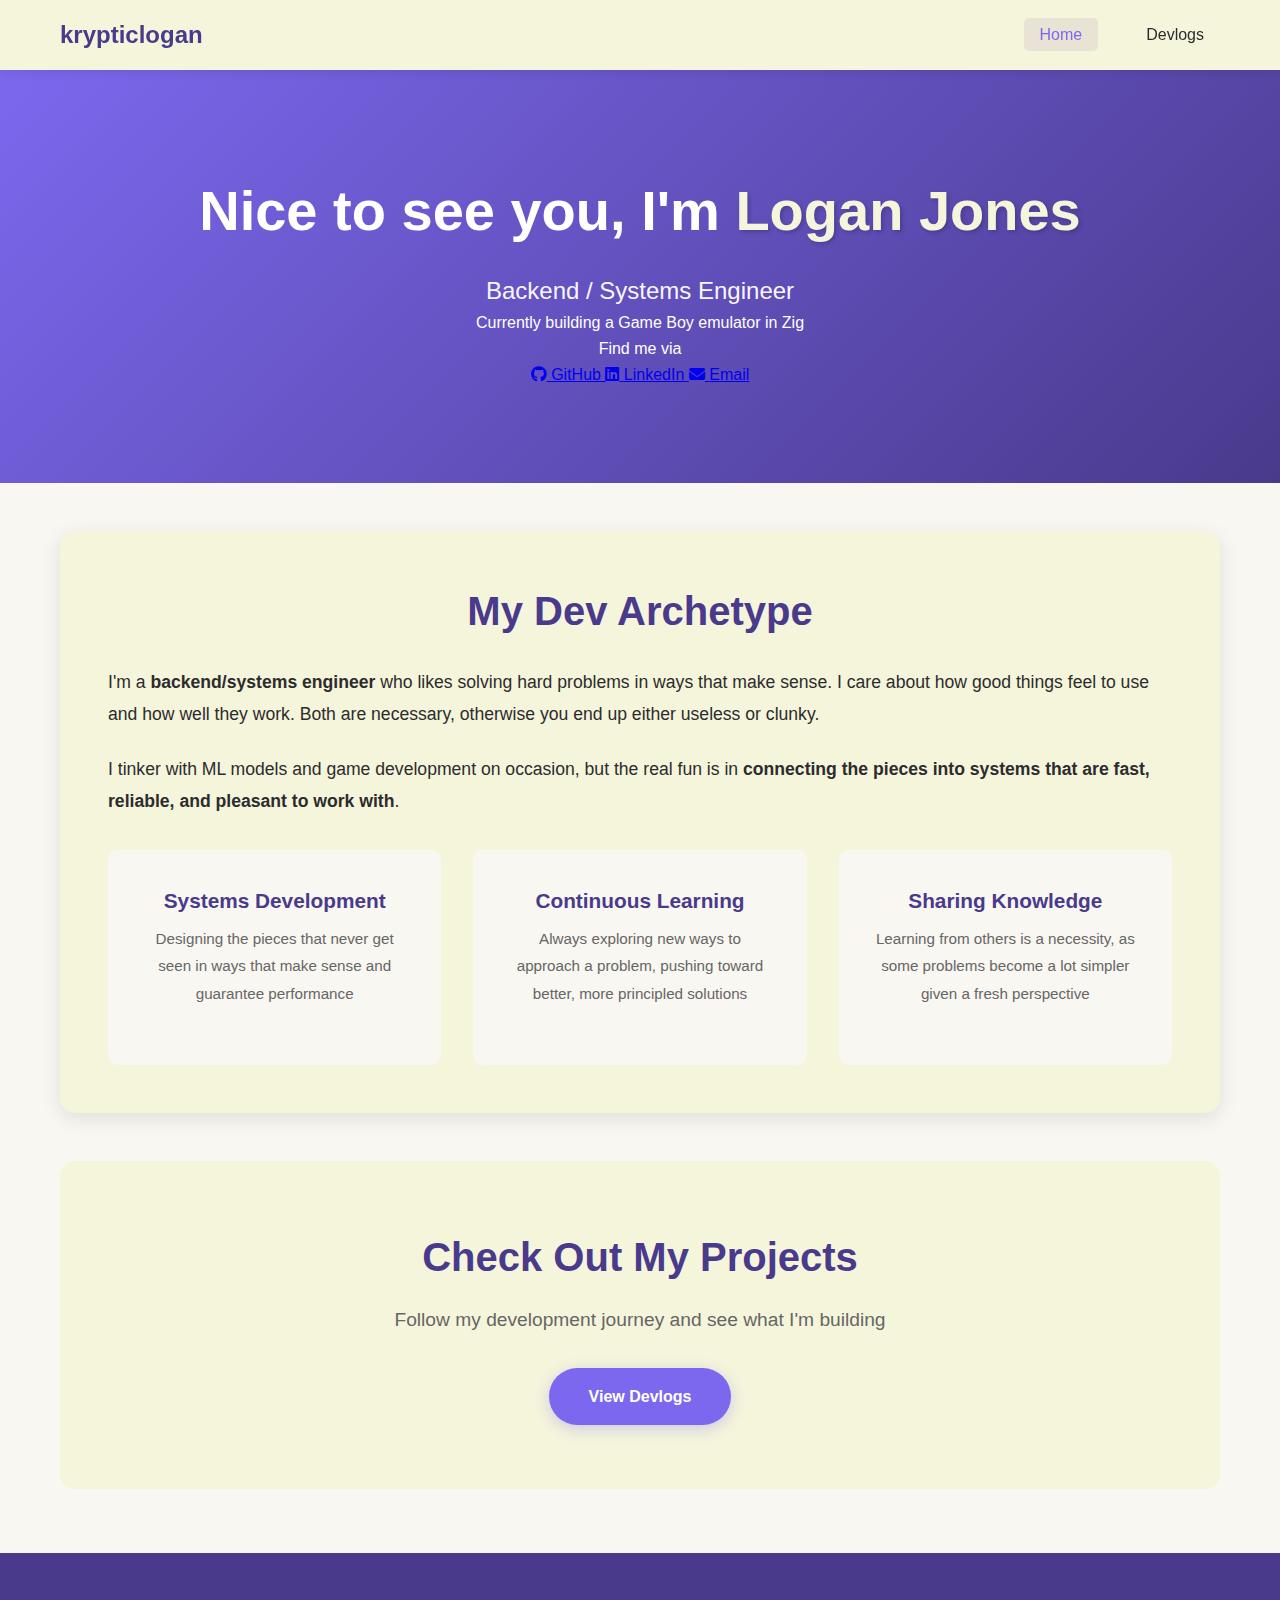
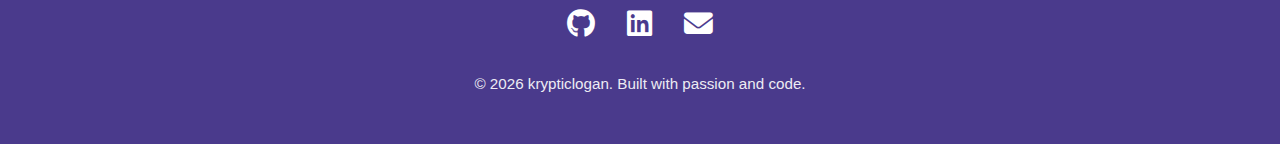
<file: index.html>
<!DOCTYPE html>
<html lang="en">
<head>
    <meta charset="UTF-8">
    <meta name="viewport" content="width=device-width, initial-scale=1.0">
    <title>krypticlogan - Developer Portfolio</title>
    <link rel="stylesheet" href="style.css">
    <link rel="stylesheet" href="https://cdnjs.cloudflare.com/ajax/libs/font-awesome/6.4.0/css/all.min.css">
</head>
<body>
    <nav class="navbar">
        <div class="container">
            <div class="nav-brand">
                <a href="index.html">krypticlogan</a>
            </div>
            <ul class="nav-links">
                <li><a href="index.html" class="active">Home</a></li>
                <li><a href="devlogs.html">Devlogs</a></li>
            </ul>
        </div>
    </nav>

    <header class="hero">
        <div class="container">
            <h1>Nice to see you, I'm <span class="highlight"><b>Logan Jones</b></span></h1>
            <p class="subtitle">Backend / Systems Engineer</p>
            <p class="status-line">
                Currently building a Game Boy emulator in Zig 
                <!-- and working on an RL-powered music recommender. -->
            </p>
            <div class="social-bar">
                <span class="social-bar-label">Find me via</span>
                <div class="social-bar-links">
                    <a class="social-link" href="https://github.com/krypticlogan" target="_blank" rel="noreferrer">
                    <i class="fab fa-github"></i>
                    <span>GitHub</span>
                    </a>
                    <a class="social-link" href="https://linkedin.com/in/lzjones" target="_blank" rel="noreferrer">
                    <i class="fab fa-linkedin"></i>
                    <span>LinkedIn</span>
                    </a>
                    <a class="social-link" href="mailto:logan.zchjones@gmail.com">
                    <i class="fas fa-envelope"></i>
                    <span>Email</span>
                    </a>
                </div>
            </div>
        </div>
    </header>

    <main class="container">
        <section class="dev-archetype">
            <h2>My Dev Archetype</h2>
            <div class="archetype-content">
                <p>
                    I'm a <b>backend/systems engineer</b> who likes solving hard problems in ways that make sense.
                    I care about how good things feel to use and how well they work.  
                    Both are necessary, otherwise you end up either useless or clunky.
                </p>

                <p>
                    I tinker with ML models and game development on occasion, but the real fun is in 
                    <b>connecting the pieces into systems that are fast, reliable, and pleasant to work with</b>.
                </p>
                <div class="skills-grid">
                    <div class="skill-card">
                        <h3>Systems Development</h3>
                        <p>
                            Designing the pieces that never get seen in ways that make sense and guarantee performance<br>
                        </p>
                    </div>
                    <div class="skill-card">
                        <h3>Continuous Learning</h3>
                        <p>
                            Always exploring new ways to approach a problem, pushing toward better, 
                            more principled solutions
                        </p>
                    </div>
                    <div class="skill-card">
                        <h3>Sharing Knowledge</h3>
                        <p>
                            Learning from others is a necessity, as some problems become a lot simpler given a fresh perspective
                        </p>
                    </div>
                </div>
            </div>
        </section>

        <section class="cta-section">
            <h2>Check Out My Projects</h2>
            <p>Follow my development journey and see what I'm building</p>
            <a href="devlogs.html" class="btn">View Devlogs</a>
        </section>
    </main>

    <footer>
        <div class="container">
            <div class="social-links">
                <a href="https://github.com/krypticlogan" target="_blank" aria-label="GitHub">
                    <i class="fab fa-github"></i>
                </a>
                <a href="https://linkedin.com/in/lzjones" target="_blank" aria-label="LinkedIn">
                    <i class="fab fa-linkedin"></i>
                </a>
                <a href="mailto:logan.zchjones@gmail.com" aria-label="Email">
                    <i class="fas fa-envelope"></i>
                </a>
            </div>
            <p>&copy; 2026 krypticlogan. Built with passion and code.</p>
        </div>
    </footer>
</body>
</html>
</file>
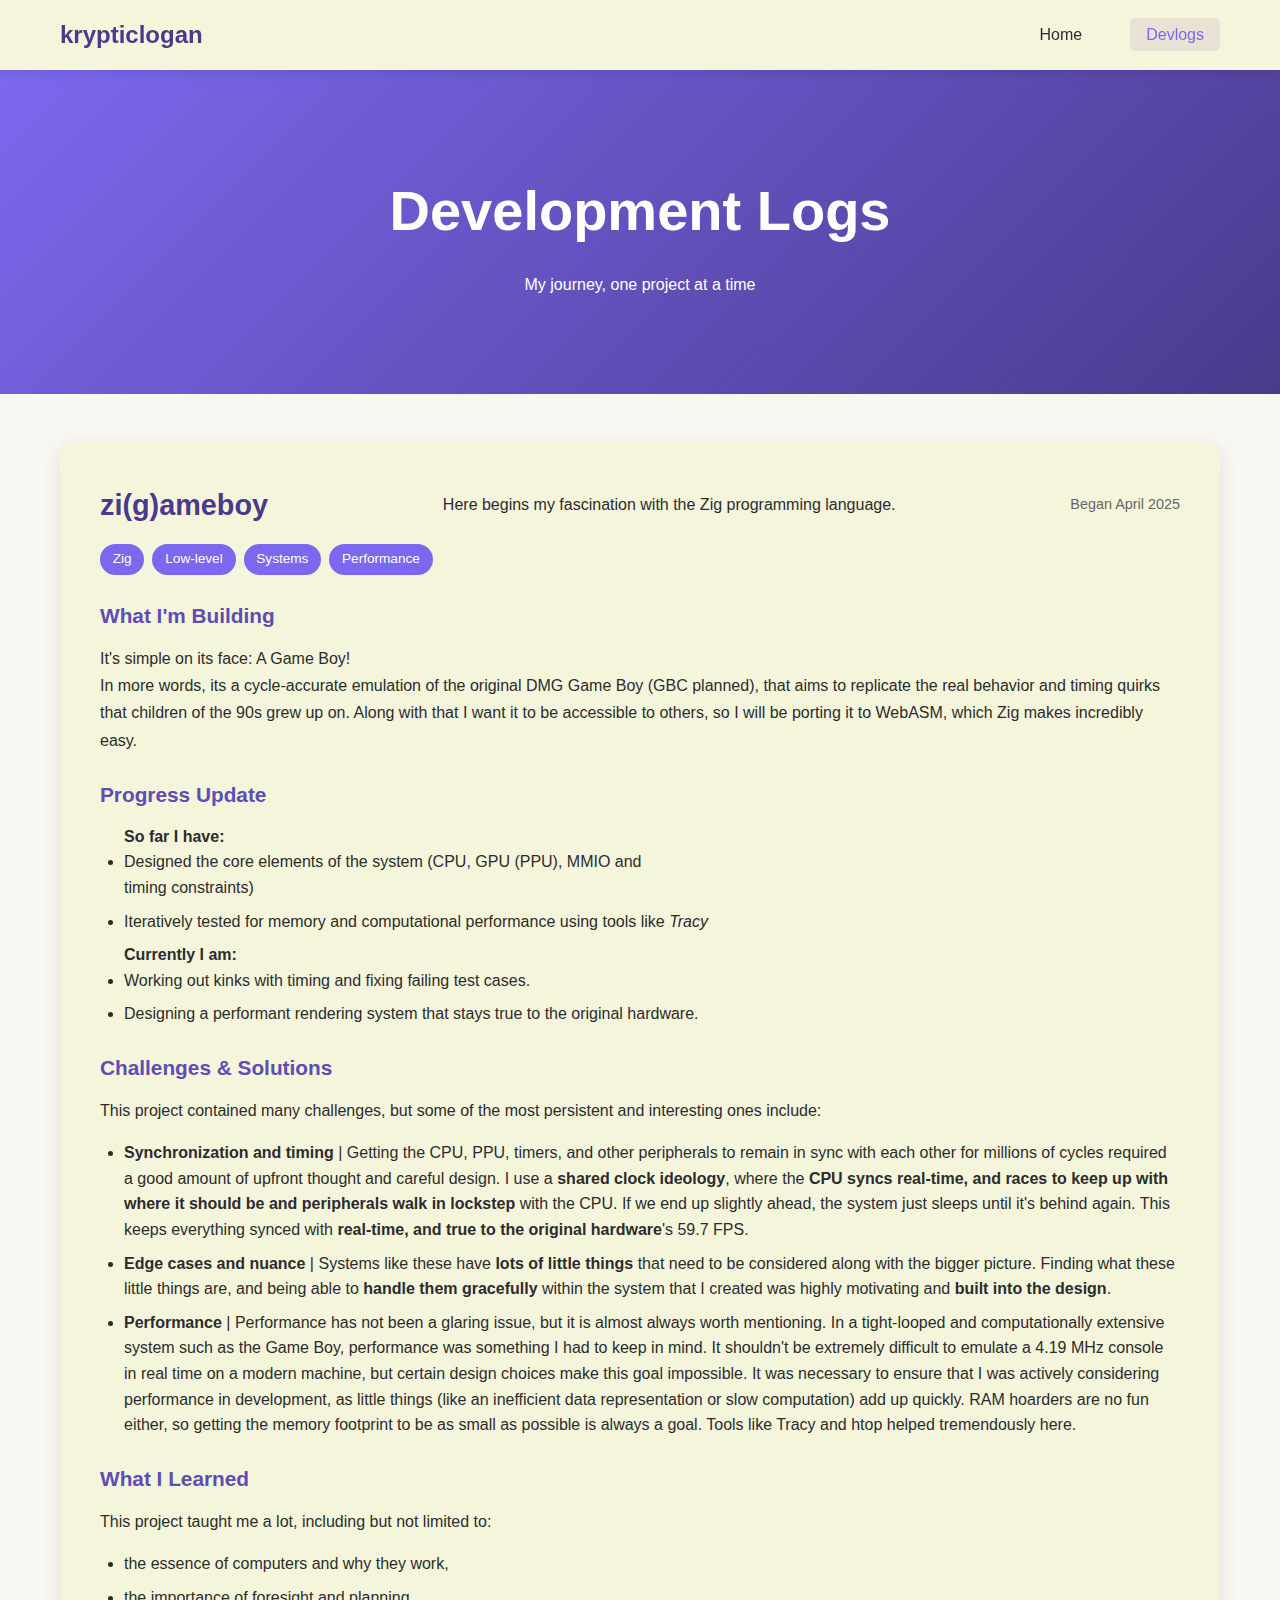
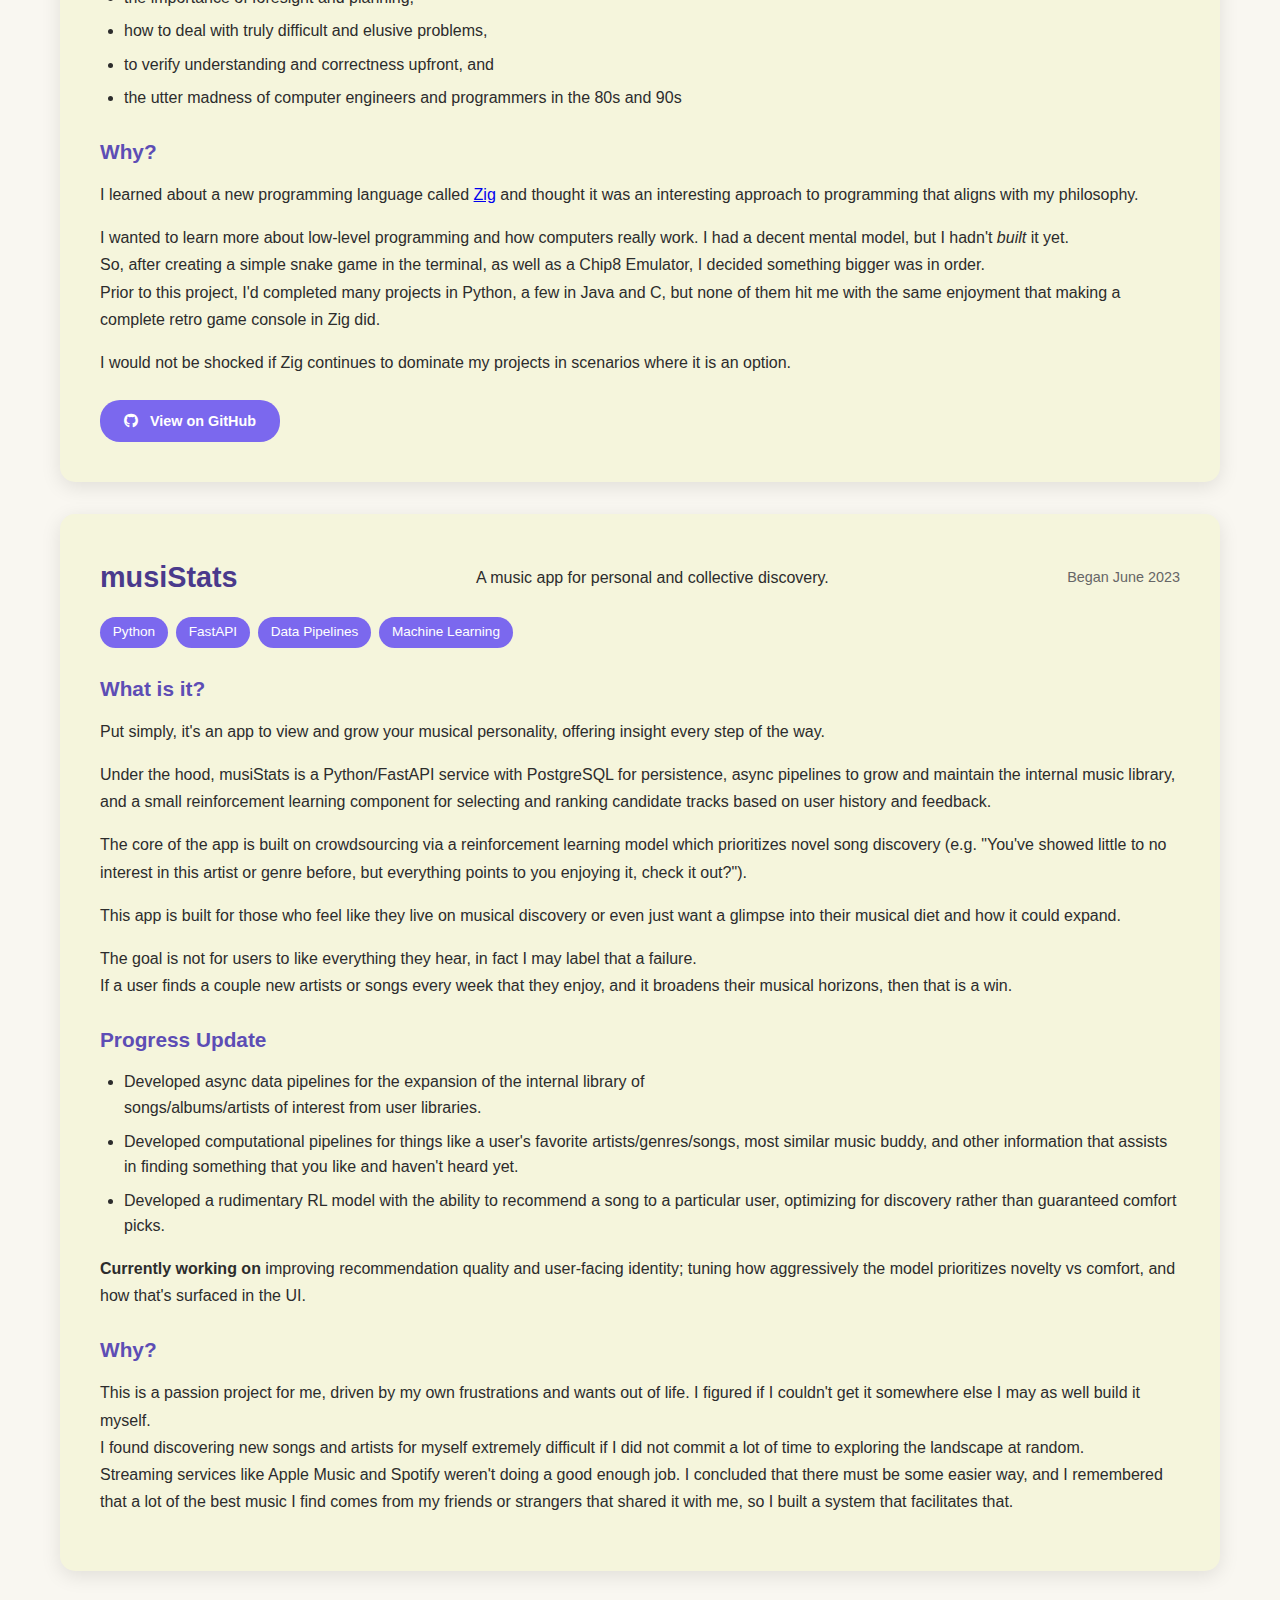
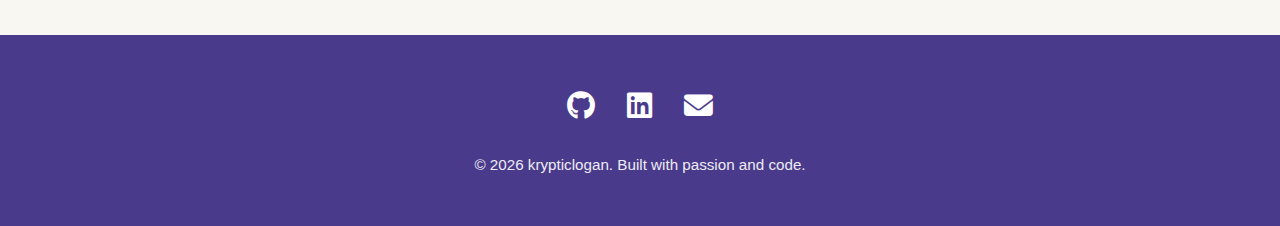
<file: devlogs.html>
<!DOCTYPE html>
<html lang="en">
<head>
    <meta charset="UTF-8">
    <meta name="viewport" content="width=device-width, initial-scale=1.0">
    <title>Devlogs - krypticlogan</title>
    <link rel="stylesheet" href="style.css">
    <link rel="stylesheet" href="https://cdnjs.cloudflare.com/ajax/libs/font-awesome/6.4.0/css/all.min.css">
</head>
<body>
    <nav class="navbar">
        <div class="container">
            <div class="nav-brand">
                <a href="index.html">krypticlogan</a>
            </div>
            <ul class="nav-links">
                <li><a href="index.html">Home</a></li>
                <li><a href="devlogs.html" class="active">Devlogs</a></li>
            </ul>
        </div>
    </nav>

    <header class="hero">
        <div class="container">
            <h1>Development Logs</h1>
            <p>My journey, one project at a time</p>
        </div>
    </header>

    <main class="container">
        <section class="devlogs">
            <!-- Devlog Entry Example -->
            <article class="devlog-entry">
                <div class="devlog-header">
                    <h2>zi(g)ameboy</h2>
                    <span class="devlog-description">Here begins my fascination with the Zig programming language.</span> 
                    <span class="devlog-date">Began April 2025</span>
                </div>
                <div class="devlog-tags">
                    <span class="tag">Zig</span>
                    <span class="tag">Low-level</span>
                    <span class="tag">Systems</span>
                    <span class="tag">Performance</span>
                </div>
                <div class="devlog-content">
                    <h3>What I'm Building</h3>
                        <p>
                            It's simple on its face: A Game Boy!
                            <br>In more words, its a cycle-accurate emulation of the original DMG Game Boy (GBC planned), that aims to replicate the real behavior and timing quirks that children of the 90s grew up on.
                            Along with that I want it to be accessible to others, so I will be porting it to WebASM, which Zig makes incredibly easy. 
                        </p>
                    
                    <h3>Progress Update</h3>
                        <ul>
                            <h4>So far I have:</h4> 
                                <li>Designed the core elements of the system (CPU, GPU (PPU), MMIO and<br> timing constraints)</li>
                                <li>Iteratively tested for memory and computational performance using tools like <i>Tracy</i></li>
                            <h4>Currently I am:</h4> 
                                <li>Working out kinks with timing and fixing failing test cases.</li>
                                <li>Designing a performant rendering system that stays true to the original hardware.</li>
                        </ul>

                    <h3>Challenges & Solutions</h3>
                        <p>
                            This project contained many challenges, but some of the most persistent and interesting ones include:
                        </p>
                        <ul>
                            <li> <b>Synchronization and timing</b> | 
                                Getting the CPU, PPU, timers, and other peripherals to remain in sync with each other for millions of cycles required a good amount of upfront thought and careful design. I use a <b>shared clock ideology</b>, where the <b>CPU syncs real-time, and races to keep up with where it should be and peripherals walk in lockstep</b> with the CPU. If we end up slightly ahead, the system just sleeps until it's behind again. This keeps everything synced with <b>real-time, and true to the original hardware</b>'s 59.7 FPS.
                            </li>
                            <li> <b>Edge cases and nuance</b> | 
                                Systems like these have <b>lots of little things</b> that need to be considered along with the bigger picture. Finding what these little things are, and being able to <b>handle them gracefully</b> within the system that I created was highly motivating and <b>built into the design</b>.
                            </li>
                            <li> <b>Performance</b> | 
                                Performance has not been a glaring issue, but it is almost always worth mentioning. In a tight-looped and computationally extensive system such as the Game Boy, performance was something I had to keep in mind. It shouldn't be extremely difficult to emulate a 4.19 MHz console in real time on a modern machine, but certain design choices make this goal impossible. It was necessary to ensure that I was actively considering performance in development, as little things (like an inefficient data representation or slow computation) add up quickly. RAM hoarders are no fun either, so getting the memory footprint to be as small as possible is always a goal. Tools like Tracy and htop helped tremendously here.
                            </li>
                        </ul>
                    
                    <h3>What I Learned</h3>
                        <p>
                            This project taught me a lot, including but not limited to:
                        </p>
                        <ul>
                            <li>the essence of computers and why they work,</li> 
                            <li>the importance of foresight and planning,</li>
                            <!-- <li>how small hardware quirks (like interrupt timing or VRAM access rules) can force you to rethink otherwise clean abstractions,</li> -->
                            <li>how to deal with truly difficult and elusive problems,</li>
                            <li>to verify understanding and correctness upfront, and</li>
                            <li>the utter madness of computer engineers and programmers in the 80s and 90s</li>
                        </ul>

                    <h3>Why?</h3>
                        <p>
                            I learned about a new programming language called <a href="https://ziglang.org/">Zig</a> and thought it was an interesting approach to programming that aligns with my philosophy.
                        </p>
                        <p>
                            I wanted to learn more about low-level programming and how computers really work. I had a decent mental model, but I hadn't <i>built</i> it yet.
                            <br>So, after creating a simple snake game in the terminal, as well as a Chip8 Emulator, I decided something bigger was in order.
                            <br>Prior to this project, I'd completed many projects in Python, a few in Java and C, but none of them hit me with the same enjoyment that making a complete retro game console in Zig did.
                        </p>
                        <p>
                            I would not be shocked if Zig continues to dominate my projects in scenarios where it is an option.
                        </p>
                </div>
                <div class="devlog-links">
                    <a href="https://github.com/krypticlogan/gb" class="btn-small">
                        <i class="fab fa-github"></i> View on GitHub
                    </a>
                </div>
            </article>

            <article class="devlog-entry">
                <div class="devlog-header">
                    <h2>musiStats</h2>
                    <span class="devlog-description">A music app for personal and collective discovery.</span> 
                    <span class="devlog-date">Began June 2023</span>
                </div>
                <div class="devlog-tags">
                    <span class="tag">Python</span>
                    <span class="tag">FastAPI</span>
                    <span class="tag">Data Pipelines</span>
                    <span class="tag">Machine Learning</span>
                </div>
                <div class="devlog-content">
                    <h3>What is it?</h3>
                        <p>
                            Put simply, it's an app to view and grow your musical personality, offering insight every step of the way.
                        </p>
                        <p>
                            Under the hood, musiStats is a Python/FastAPI service with PostgreSQL for persistence, async pipelines to grow and maintain the
                            internal music library, and a small reinforcement learning component for selecting and ranking candidate tracks based on user history and feedback.
                        </p>
                        <p>
                            The core of the app is built on crowdsourcing via a reinforcement learning model which prioritizes novel song discovery (e.g. "You've showed little to no interest in this artist or genre before, but everything points to you enjoying it, check it out?").
                        </p>
                        <p>
                            This app is built for those who feel like they live on musical discovery or even just want a glimpse into their musical diet and how it could expand.
                        </p>
                        <p>
                            The goal is not for users to like everything they hear, in fact I may label that a failure.
                            <br>If a user finds a couple new artists or songs every week that they enjoy, and it broadens their musical horizons, then that is a win.
                        </p>
                    
                    <h3>Progress Update</h3>
                        <ul>
                            <li>Developed async data pipelines for the expansion of the internal library of 
                                <br>songs/albums/artists of interest from user libraries.</li>
                            <li>Developed computational pipelines for things like a user's favorite artists/genres/songs, most similar music buddy, and other information that assists in finding something that you like and haven't heard yet.</li>
                            <li>Developed a rudimentary RL model with the ability to recommend a song to a particular user, optimizing for discovery rather than guaranteed comfort picks.</li>
                        </ul>
                    <!-- <b>Currently working on</b> making recommendations more palatable and targeted, as well as the app's identity. -->
                        <p>
                            <b>Currently working on</b> improving recommendation quality and user-facing identity; tuning how aggressively the model prioritizes novelty vs comfort, and how that's surfaced in the UI.
                        </p>

                    <h3>Why?</h3>
                        <p>
                            This is a passion project for me, driven by my own frustrations and wants out of life. I figured if I couldn't get it somewhere else I may as well build it myself.
                            <br> I found discovering new songs and artists for myself extremely difficult if I did not commit a lot of time to exploring the landscape at random. 
                            <br>Streaming services like Apple Music and Spotify weren't doing a good enough job. I concluded that there must be some easier way, and I remembered that a lot of the best music I find comes from my friends or strangers that shared it with me, so I built a system that facilitates that. 
                        </p>
                </div>
            </article>

            <!-- Add more devlog entries below -->

            <!-- Template for new entries
            <article class="devlog-entry">
                <div class="devlog-header">
                    <h2>Your Project Title</h2>
                    <span class="devlog-date">Date</span>
                </div>
                <div class="devlog-tags">
                    <span class="tag">Tech 1</span>
                    <span class="tag">Tech 2</span>
                </div>
                <div class="devlog-content">
                    <p>Your content here...</p>
                </div>
                <div class="devlog-links">
                    <a href="#" target="_blank" class="btn-small">
                        <i class="fab fa-github"></i> View on GitHub
                    </a>
                </div>
            </article>
            -->
        </section>
    </main>

    <footer>
        <div class="container">
            <div class="social-links">
                <a href="https://github.com/krypticlogan" target="_blank" aria-label="GitHub">
                    <i class="fab fa-github"></i>
                </a>
                <a href="https://linkedin.com/in/lzjones" target="_blank" aria-label="LinkedIn">
                    <i class="fab fa-linkedin"></i>
                </a>
                <a href="mailto:logan.zchjones@gmail.com" aria-label="Email">
                    <i class="fas fa-envelope"></i>
                </a>
            </div>
            <p>&copy; 2026 krypticlogan. Built with passion and code.</p>
        </div>
    </footer>
</body>
</html>
</file>
<file: style.css>
* {
    margin: 0;
    padding: 0;
    box-sizing: border-box;
}

:root {
    --cream: #F5F5DC;
    --beige: #E8E3D5;
    --light-beige: #F9F7F1;
    --purple: #7B68EE;
    --dark-purple: #5D4DB5;
    --deep-purple: #4A3A8C;
    --text-dark: #2C2C2C;
    --text-light: #666666;
    --shadow: rgba(0, 0, 0, 0.1);
}

body {
    font-family: -apple-system, BlinkMacSystemFont, 'Segoe UI', Roboto, Oxygen, Ubuntu, Cantarell, sans-serif;
    line-height: 1.6;
    color: var(--text-dark);
    background-color: var(--light-beige);
}

.container {
    max-width: 1200px;
    margin: 0 auto;
    padding: 0 20px;
}

/* Navigation */
.navbar {
    background-color: var(--cream);
    padding: 1rem 0;
    box-shadow: 0 2px 10px var(--shadow);
    position: sticky;
    top: 0;
    z-index: 100;
}

.navbar .container {
    display: flex;
    justify-content: space-between;
    align-items: center;
}

.nav-brand a {
    font-size: 1.5rem;
    font-weight: bold;
    color: var(--deep-purple);
    text-decoration: none;
    transition: color 0.3s ease;
}

.nav-brand a:hover {
    color: var(--purple);
}

.nav-links {
    display: flex;
    list-style: none;
    gap: 2rem;
}

.nav-links a {
    color: var(--text-dark);
    text-decoration: none;
    font-weight: 500;
    transition: color 0.3s ease;
    padding: 0.5rem 1rem;
    border-radius: 5px;
}

.nav-links a:hover,
.nav-links a.active {
    color: var(--purple);
    background-color: var(--beige);
}

/* Hero Section */
.hero {
    background: linear-gradient(135deg, var(--purple) 0%, var(--deep-purple) 100%);
    color: white;
    padding: 6rem 0;
    text-align: center;
    margin-bottom: 3rem;
}

.hero h1 {
    font-size: 3.5rem;
    margin-bottom: 1rem;
    animation: fadeInUp 0.8s ease;
}

.hero .highlight {
    color: var(--cream);
    text-shadow: 2px 2px 4px rgba(0,0,0,0.2);
}

.hero .subtitle {
    font-size: 1.5rem;
    opacity: 0.95;
    animation: fadeInUp 0.8s ease 0.2s both;
}

/* Page Header */
.page-header {
    background-color: var(--cream);
    padding: 4rem 0;
    text-align: center;
    margin-bottom: 3rem;
}

.page-header h1 {
    color: var(--deep-purple);
    font-size: 3rem;
    margin-bottom: 0.5rem;
}

.page-header p {
    color: var(--text-light);
    font-size: 1.2rem;
}

/* Dev Archetype Section */
.dev-archetype {
    background-color: var(--cream);
    padding: 3rem;
    border-radius: 15px;
    margin-bottom: 3rem;
    box-shadow: 0 5px 20px var(--shadow);
}

.dev-archetype h2 {
    color: var(--deep-purple);
    font-size: 2.5rem;
    margin-bottom: 1.5rem;
    text-align: center;
}

.archetype-content p {
    font-size: 1.1rem;
    margin-bottom: 1.5rem;
    color: var(--text-dark);
    line-height: 1.8;
}

/* Skills Grid */
.skills-grid {
    display: grid;
    grid-template-columns: repeat(auto-fit, minmax(280px, 1fr));
    gap: 2rem;
    margin-top: 2rem;
}

.skill-card {
    background-color: var(--light-beige);
    padding: 2rem;
    border-radius: 10px;
    text-align: center;
    transition: transform 0.3s ease, box-shadow 0.3s ease;
    border: 2px solid transparent;
}

.skill-card:hover {
    transform: translateY(-5px);
    box-shadow: 0 8px 25px var(--shadow);
    border-color: var(--purple);
}

.skill-card i {
    font-size: 3rem;
    color: var(--purple);
    margin-bottom: 1rem;
}

.skill-card h3 {
    color: var(--deep-purple);
    margin-bottom: 0.5rem;
    font-size: 1.3rem;
}

.skill-card p {
    color: var(--text-light);
    font-size: 0.95rem;
}

/* Devlogs */
.devlogs {
    display: flex;
    flex-direction: column;
    gap: 2rem;
}

.devlog-entry {
    background-color: var(--cream);
    padding: 2.5rem;
    border-radius: 15px;
    box-shadow: 0 5px 20px var(--shadow);
    transition: transform 0.3s ease, box-shadow 0.3s ease;
}

.devlog-entry:hover {
    transform: translateY(-3px);
    box-shadow: 0 8px 30px var(--shadow);
}

.devlog-header {
    display: flex;
    justify-content: space-between;
    align-items: center;
    margin-bottom: 1rem;
    flex-wrap: wrap;
    gap: 1rem;
}

.devlog-header h2 {
    color: var(--deep-purple);
    font-size: 1.8rem;
}

.devlog-date {
    color: var(--text-light);
    font-size: 0.9rem;
    font-weight: 500;
}

.devlog-tags {
    display: flex;
    gap: 0.5rem;
    flex-wrap: wrap;
    margin-bottom: 1.5rem;
}

.tag {
    background-color: var(--purple);
    color: white;
    padding: 0.3rem 0.8rem;
    border-radius: 20px;
    font-size: 0.85rem;
    font-weight: 500;
}

.devlog-content h3 {
    color: var(--dark-purple);
    margin-top: 1.5rem;
    margin-bottom: 0.8rem;
    font-size: 1.3rem;
}

.devlog-content p {
    color: var(--text-dark);
    margin-bottom: 1rem;
    line-height: 1.7;
}

.devlog-content ul {
    margin-left: 1.5rem;
    margin-bottom: 1rem;
}

.devlog-content li {
    margin-bottom: 0.5rem;
    color: var(--text-dark);
}

.devlog-links {
    margin-top: 1.5rem;
    display: flex;
    gap: 1rem;
}

/* CTA Section */
.cta-section {
    text-align: center;
    padding: 4rem 2rem;
    background-color: var(--cream);
    border-radius: 15px;
    margin-bottom: 3rem;
}

.cta-section h2 {
    color: var(--deep-purple);
    font-size: 2.5rem;
    margin-bottom: 1rem;
}

.cta-section p {
    color: var(--text-light);
    font-size: 1.2rem;
    margin-bottom: 2rem;
}

/* Buttons */
.btn {
    display: inline-block;
    background-color: var(--purple);
    color: white;
    padding: 1rem 2.5rem;
    border-radius: 30px;
    text-decoration: none;
    font-weight: 600;
    transition: all 0.3s ease;
    box-shadow: 0 4px 15px rgba(123, 104, 238, 0.3);
}

.btn:hover {
    background-color: var(--dark-purple);
    transform: translateY(-2px);
    box-shadow: 0 6px 20px rgba(123, 104, 238, 0.4);
}

.btn-small {
    display: inline-block;
    background-color: var(--purple);
    color: white;
    padding: 0.6rem 1.5rem;
    border-radius: 20px;
    text-decoration: none;
    font-size: 0.9rem;
    font-weight: 600;
    transition: all 0.3s ease;
}

.btn-small:hover {
    background-color: var(--dark-purple);
    transform: translateY(-1px);
}

.btn-small i {
    margin-right: 0.5rem;
}

/* Footer */
footer {
    background-color: var(--deep-purple);
    color: white;
    padding: 3rem 0;
    margin-top: 4rem;
    text-align: center;
}

.social-links {
    display: flex;
    justify-content: center;
    gap: 2rem;
    margin-bottom: 1.5rem;
}

.social-links a {
    color: white;
    font-size: 1.8rem;
    transition: all 0.3s ease;
}

.social-links a:hover {
    color: var(--cream);
    transform: translateY(-3px);
}

footer p {
    opacity: 0.9;
    font-size: 0.95rem;
}

/* Animations */
@keyframes fadeInUp {
    from {
        opacity: 0;
        transform: translateY(30px);
    }
    to {
        opacity: 1;
        transform: translateY(0);
    }
}

/* Responsive Design */
@media (max-width: 768px) {
    .hero h1 {
        font-size: 2.5rem;
    }

    .hero .subtitle {
        font-size: 1.2rem;
    }

    .page-header h1 {
        font-size: 2rem;
    }

    .nav-links {
        gap: 1rem;
    }

    .skills-grid {
        grid-template-columns: 1fr;
    }

    .devlog-header {
        flex-direction: column;
        align-items: flex-start;
    }

    .dev-archetype,
    .devlog-entry {
        padding: 1.5rem;
    }

    .social-links {
        gap: 1.5rem;
    }
}
</file>
